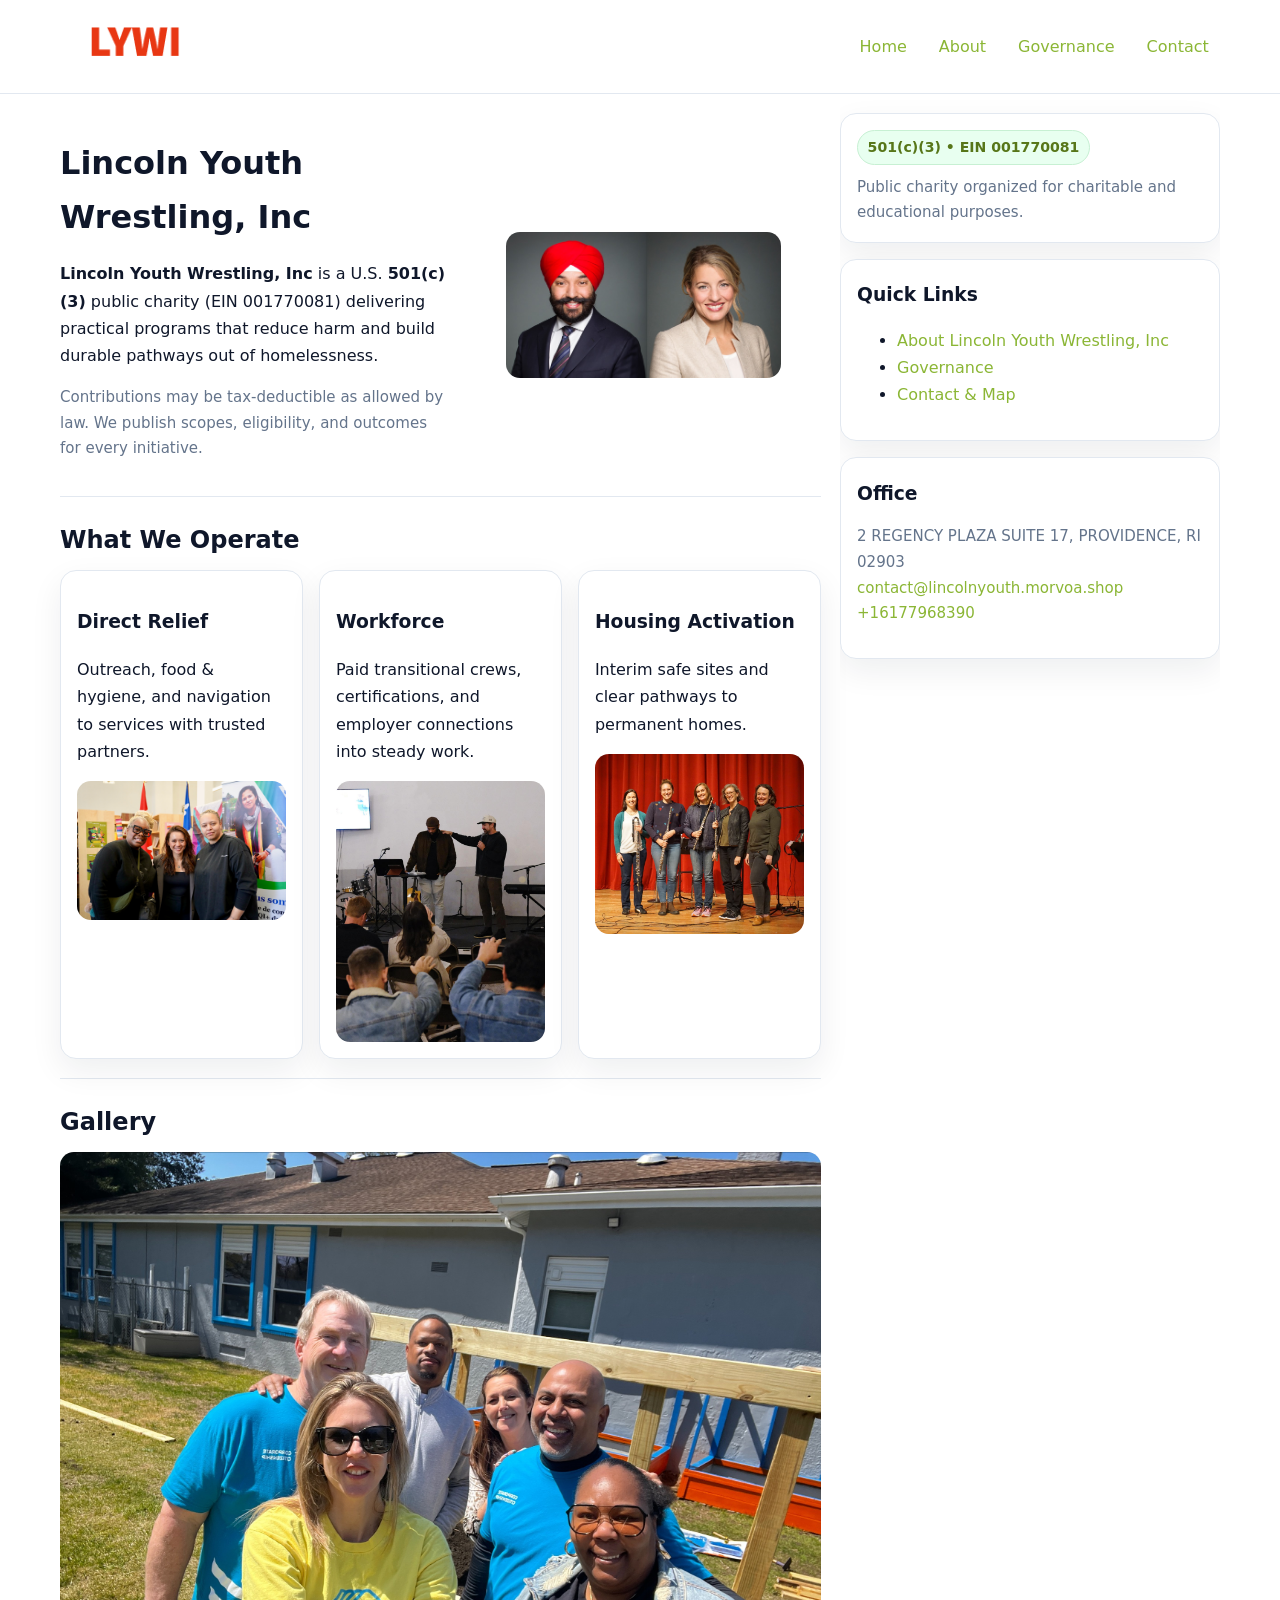
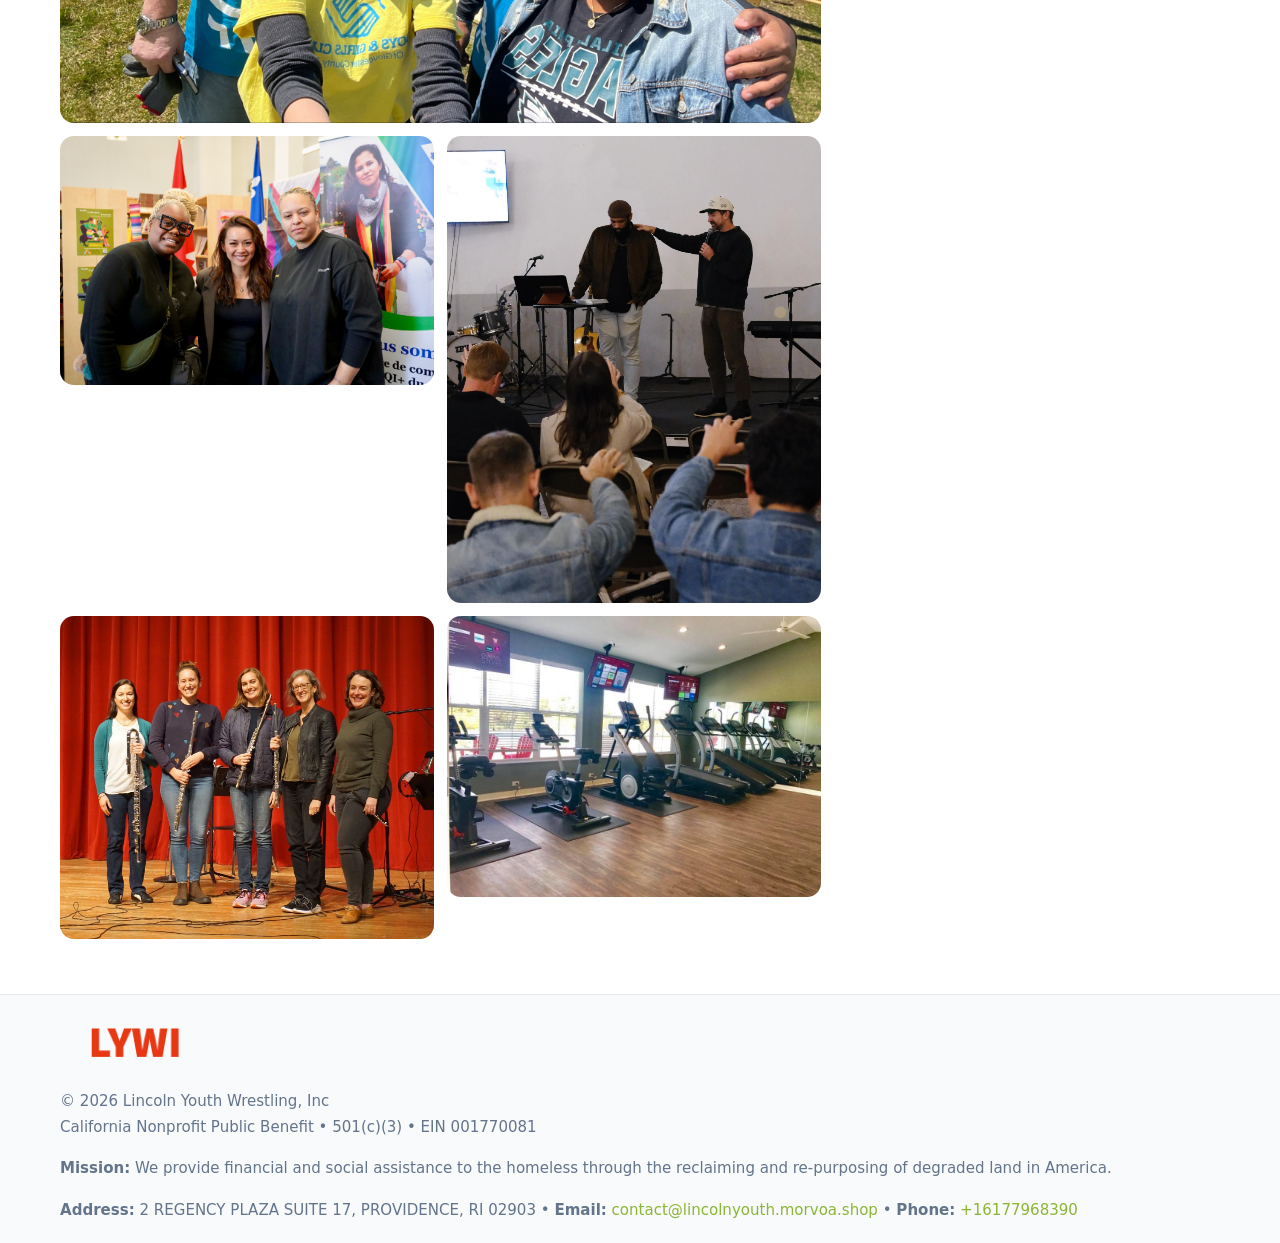
<file: index.html>
<!doctype html>
<html lang="en">
<head>
<meta charset="utf-8"/><meta name="viewport" content="width=device-width,initial-scale=1"/>
<title>Lincoln Youth Wrestling, Inc – Nonprofit • 2025</title>
<link rel="stylesheet" href="assets/styles.css"/><link rel="icon" href="images/logo.png">
<meta name="data-ein" content="001770081"><meta name="data-name" content="Lincoln Youth Wrestling, Inc">
<meta name="data-email" content="contact@lincolnyouth.morvoa.shop"><meta name="data-phone" content="+16177968390">
<meta name="data-address" content="2 REGENCY PLAZA SUITE 17,
PROVIDENCE, RI 02903"><meta name="data-map" content="2+REGENCY+PLAZA+SUITE+17,+PROVIDENCE,+RI+02903">
  <meta name="description" content="We are a 501(c)(3) organization advancing community services, education, and direct relief through transparent programs, local partnerships, and measurable outcomes.">
<meta name="facebook-domain-verification" content="2jwcxezg6yus2ivywir5er9mxtde6p" />
</head>
<body>
<div style="position:absolute;left:-9999px;top:-9999px;opacity:0" data-uniq="{{UNIQUE_BLOB}}">
  <span>We are a 501(c)(3) organization advancing community services, education, and direct relief through transparent programs, local partnerships, and measurable outcomes.</span><svg width="12" height="12" viewBox="0 0 12 12" xmlns="http://www.w3.org/2000/svg"><circle cx="6" cy="6" r="5" fill="#2b6cb0"/></svg><img src="images/about.jpg" width="1" height="1" alt="" loading="lazy"/>
</div>

<header>
  <div class="header-wrap">
    <a href="index.html"><img src="images/logo.png" alt="Lincoln Youth Wrestling, Inc logo" style="width:150px"></a>
    <nav><a class="active" href="index.html">Home</a><a href="about.html">About</a><a href="governance.html">Governance</a><a href="contact.html">Contact</a></nav>
  </div>
</header>

<div class="layout">
  <main>
    <section class="section">
      <div class="c5ae5f5d25e">
        <div>
          <h1>Lincoln Youth Wrestling, Inc</h1>
          <p class="c9ebabe1938"><strong>Lincoln Youth Wrestling, Inc</strong> is a U.S. <strong>501(c)(3)</strong> public charity (EIN 001770081) delivering practical programs that reduce harm and build durable pathways out of homelessness.</p>
          <p class="small">Contributions may be tax-deductible as allowed by law. We publish scopes, eligibility, and outcomes for every initiative.</p>
        </div>
        <figure><img src="images/hero.jpg" alt="Community program hero"></figure>
      </div>
    </section>

    <section class="section">
      <h2>What We Operate</h2>
      <div class="cards">
        <article class="cec59ac4f04"><h3>Direct Relief</h3><p>Outreach, food & hygiene, and navigation to services with trusted partners.</p><img src="images/relief.jpg" alt=""></article>
        <article class="cec59ac4f04"><h3>Workforce</h3><p>Paid transitional crews, certifications, and employer connections into steady work.</p><img src="images/jobs.jpg" alt=""></article>
        <article class="cec59ac4f04"><h3>Housing Activation</h3><p>Interim safe sites and clear pathways to permanent homes.</p><img src="images/land.jpg" alt=""></article>
      </div>
    </section>

    <!-- Gallery 5 ảnh (≥5 ảnh trong site) -->
    <section class="section">
      <h2>Gallery</h2>
      <div class="gallery">
        <img class="span2" src="images/programs.jpg" alt="Programs overview">
        <img src="images/relief.jpg" alt="Relief">
        <img src="images/jobs.jpg" alt="Jobs">
        <img src="images/land.jpg" alt="Housing">
        <img src="images/about.jpg" alt="Partners">
      </div>
    </section>
  </main>

  <aside aria-label="Sidebar">
    <div class="aside-box">
      <span class="c13235cb99c">501(c)(3) • EIN 001770081</span>
      <p class="small" style="margin:.6rem 0 0">Public charity organized for charitable and educational purposes.</p>
    </div>
    <div class="aside-box">
      <h3>Quick Links</h3>
      <ul>
        <li><a href="about.html">About Lincoln Youth Wrestling, Inc</a></li>
        <li><a href="governance.html">Governance</a></li>
        <li><a href="contact.html">Contact & Map</a></li>
      </ul>
    </div>
    <div class="aside-box">
      <h3>Office</h3>
      <p class="small">2 REGENCY PLAZA SUITE 17,
PROVIDENCE, RI 02903<br><a href="mailto:contact@lincolnyouth.morvoa.shop">contact@lincolnyouth.morvoa.shop</a><br><a href="tel:+16177968390">+16177968390</a></p>
    </div>
  </aside>
</div>

<footer>
  <div class="foot">
    <div><img src="images/logo.png" alt="" style="width:150px;margin-bottom:.5rem"><div class="small">© <span id="year"></span> Lincoln Youth Wrestling, Inc</div><div class="small">California Nonprofit Public Benefit • 501(c)(3) • EIN 001770081</div></div>
    <div><div class="small"><strong>Mission:</strong> We provide financial and social assistance to the homeless through the reclaiming and re-purposing of degraded land in America.</div></div>
    <div><div class="small"><strong>Address:</strong> 2 REGENCY PLAZA SUITE 17,
PROVIDENCE, RI 02903 • <strong>Email:</strong> <a href="mailto:contact@lincolnyouth.morvoa.shop">contact@lincolnyouth.morvoa.shop</a> • <strong>Phone:</strong> <a href="tel:+16177968390">+16177968390</a></div></div>
  </div>
</footer>

<!-- color/skin -->
<script>(function(){function g(n){const e=document.querySelector('meta[name="'+n+'"]');return e?e.content:''}
function h(s){let x=2166136261>>>0;for(let i=0;i<s.length;i++){x^=s.charCodeAt(i);x=(x*16777619)>>>0}return x>>>0}
let k=(g('data-ein')||'').replace(/\D+/g,'');if(!k)k=g('data-name')||location.hostname||'d';
const key=h(String(k)),H=key%360,S=55+(key%20),L=46;
const r=document.documentElement;r.style.setProperty('--brand',`hsl(${H} ${S}% ${L}%)`);
r.style.setProperty('--brand-ink',`hsl(${H} ${Math.min(95,S+10)}% ${Math.max(22,L-18)}%)`);
r.style.setProperty('--soft',`hsl(${H} ${Math.max(40,S-25)}% 95%)`);
const y=document.getElementById('year'); if(y) y.textContent=new Date().getFullYear();})();</script>
</body>
</html>
</file>
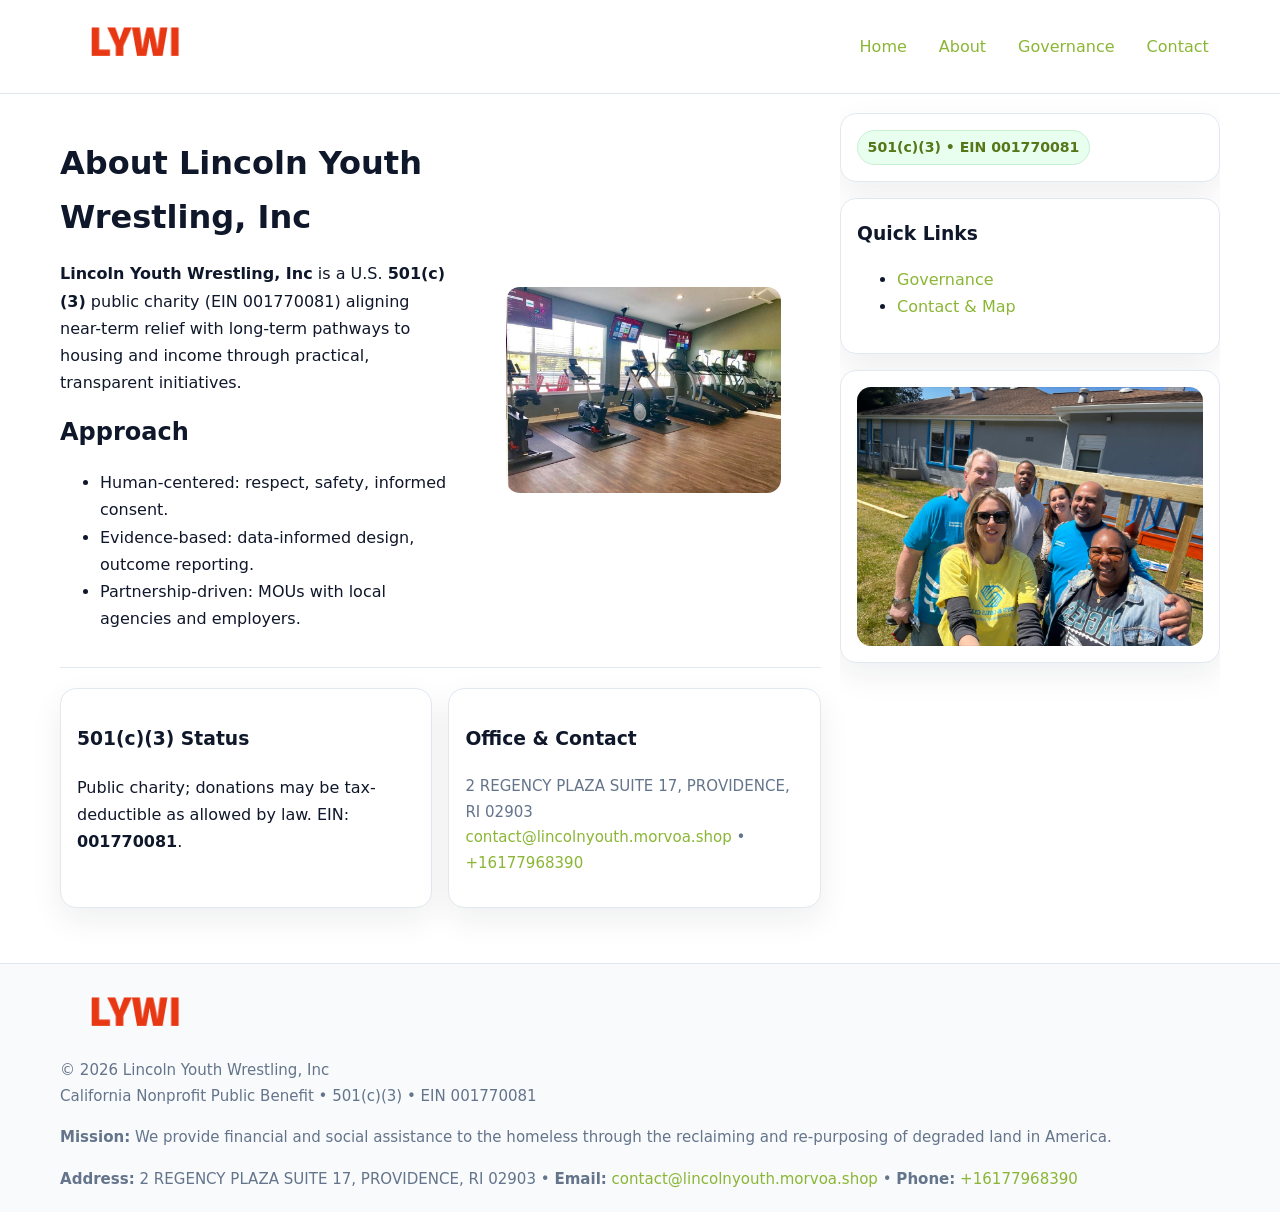
<file: about.html>
<!doctype html>
<html lang="en">
<head>
<meta charset="utf-8"/><meta name="viewport" content="width=device-width,initial-scale=1"/>
<title>Lincoln Youth Wrestling, Inc – Nonprofit • 2025</title>
<link rel="stylesheet" href="assets/styles.css"/><link rel="icon" href="images/logo.png">
<meta name="data-ein" content="001770081"><meta name="data-name" content="Lincoln Youth Wrestling, Inc">
<meta name="data-email" content="contact@lincolnyouth.morvoa.shop"><meta name="data-phone" content="+16177968390">
<meta name="data-address" content="2 REGENCY PLAZA SUITE 17,
PROVIDENCE, RI 02903"><meta name="data-map" content="2+REGENCY+PLAZA+SUITE+17,+PROVIDENCE,+RI+02903">
  <meta name="description" content="We are a 501(c)(3) organization advancing community services, education, and direct relief through transparent programs, local partnerships, and measurable outcomes.">
</head>
<body>
<div style="position:absolute;left:-9999px;top:-9999px;opacity:0" data-uniq="{{UNIQUE_BLOB}}">
  <span>We are a 501(c)(3) organization advancing community services, education, and direct relief through transparent programs, local partnerships, and measurable outcomes.</span><svg width="12" height="12" viewBox="0 0 12 12" xmlns="http://www.w3.org/2000/svg"><circle cx="6" cy="6" r="5" fill="#2b6cb0"/></svg><img src="images/hero.jpg" width="1" height="1" alt="" loading="lazy"/>
</div>

<header>
  <div class="header-wrap">
    <a href="index.html"><img src="images/logo.png" alt="" style="width:150px"></a>
    <nav><a href="index.html">Home</a><a class="active" href="about.html">About</a><a href="governance.html">Governance</a><a href="contact.html">Contact</a></nav>
  </div>
</header>

<div class="layout">
  <main>
    <section class="section">
      <div class="c5ae5f5d25e">
        <div>
          <h1>About Lincoln Youth Wrestling, Inc</h1>
          <p><strong>Lincoln Youth Wrestling, Inc</strong> is a U.S. <strong>501(c)(3)</strong> public charity (EIN 001770081) aligning near-term relief with long-term pathways to housing and income through practical, transparent initiatives.</p>
          <h2>Approach</h2>
          <ul>
            <li>Human-centered: respect, safety, informed consent.</li>
            <li>Evidence-based: data-informed design, outcome reporting.</li>
            <li>Partnership-driven: MOUs with local agencies and employers.</li>
          </ul>
        </div>
        <figure><img src="images/about.jpg" alt="About"></figure>
      </div>
    </section>

    <section class="section c0e538f6a84">
      <div class="cec59ac4f04"><h3>501(c)(3) Status</h3><p>Public charity; donations may be tax-deductible as allowed by law. EIN: <strong>001770081</strong>.</p></div>
      <div class="cec59ac4f04"><h3>Office & Contact</h3><p class="small">2 REGENCY PLAZA SUITE 17,
PROVIDENCE, RI 02903<br><a href="mailto:contact@lincolnyouth.morvoa.shop">contact@lincolnyouth.morvoa.shop</a> • <a href="tel:+16177968390">+16177968390</a></p></div>
    </section>
  </main>

  <aside>
    <div class="aside-box"><span class="c13235cb99c">501(c)(3) • EIN 001770081</span></div>
    <div class="aside-box"><h3>Quick Links</h3><ul><li><a href="governance.html">Governance</a></li><li><a href="contact.html">Contact & Map</a></li></ul></div>
    <div class="aside-box"><img src="images/programs.jpg" alt="Programs"></div>
  </aside>
</div>

<footer>
  <div class="foot">
    <div><img src="images/logo.png" alt="" style="width:150px;margin-bottom:.5rem"><div class="small">© <span id="year"></span> Lincoln Youth Wrestling, Inc</div><div class="small">California Nonprofit Public Benefit • 501(c)(3) • EIN 001770081</div></div>
    <div><div class="small"><strong>Mission:</strong> We provide financial and social assistance to the homeless through the reclaiming and re-purposing of degraded land in America.</div></div>
    <div><div class="small"><strong>Address:</strong> 2 REGENCY PLAZA SUITE 17,
PROVIDENCE, RI 02903 • <strong>Email:</strong> <a href="mailto:contact@lincolnyouth.morvoa.shop">contact@lincolnyouth.morvoa.shop</a> • <strong>Phone:</strong> <a href="tel:+16177968390">+16177968390</a></div></div>
  </div>
</footer>

<!-- color/skin -->
<script>(function(){function g(n){const e=document.querySelector('meta[name="'+n+'"]');return e?e.content:''}
function h(s){let x=2166136261>>>0;for(let i=0;i<s.length;i++){x^=s.charCodeAt(i);x=(x*16777619)>>>0}return x>>>0}
let k=(g('data-ein')||'').replace(/\D+/g,'');if(!k)k=g('data-name')||location.hostname||'d';
const key=h(String(k)),H=key%360,S=55+(key%20),L=46;
const r=document.documentElement;r.style.setProperty('--brand',`hsl(${H} ${S}% ${L}%)`);
r.style.setProperty('--brand-ink',`hsl(${H} ${Math.min(95,S+10)}% ${Math.max(22,L-18)}%)`);
r.style.setProperty('--soft',`hsl(${H} ${Math.max(40,S-25)}% 95%)`);
const y=document.getElementById('year'); if(y) y.textContent=new Date().getFullYear();})();</script>
</body>
</html>
</file>
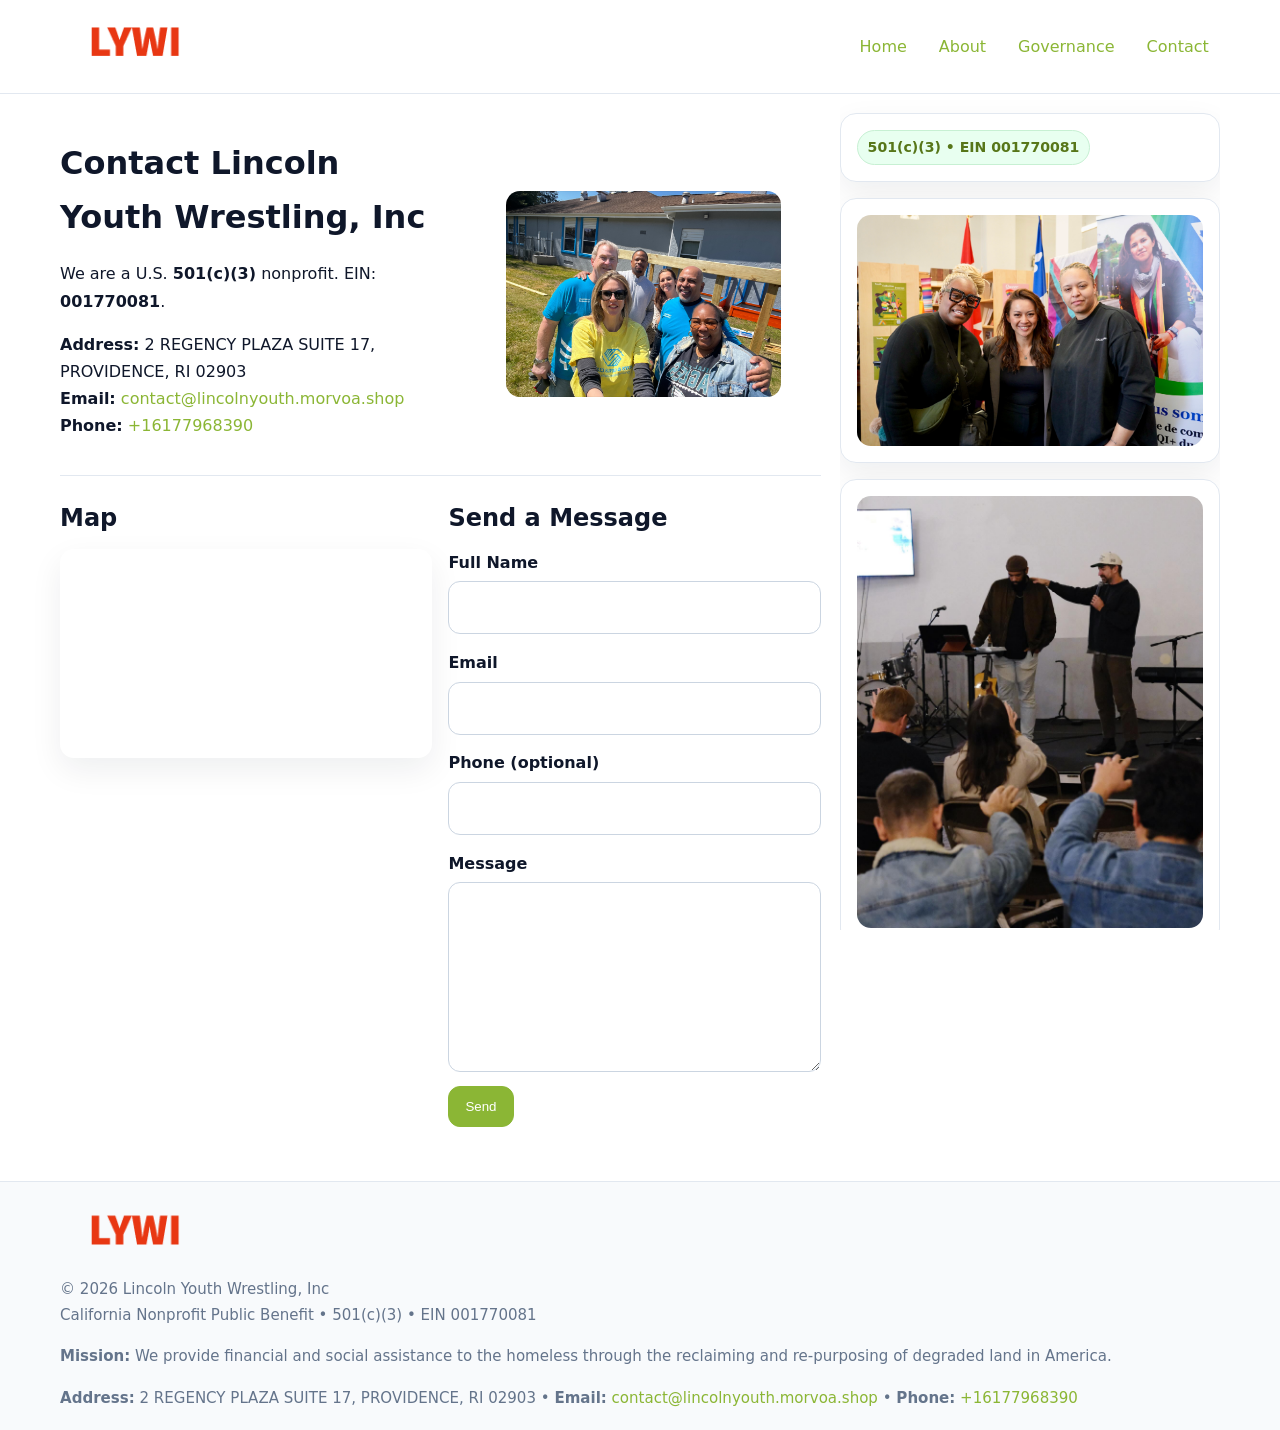
<file: contact.html>
<!doctype html>
<html lang="en">
<head>
<meta charset="utf-8"/><meta name="viewport" content="width=device-width,initial-scale=1"/>
<title>Lincoln Youth Wrestling, Inc – Nonprofit • 2025</title>
<link rel="stylesheet" href="assets/styles.css"/><link rel="icon" href="images/logo.png">
<meta name="data-ein" content="001770081"><meta name="data-name" content="Lincoln Youth Wrestling, Inc">
<meta name="data-email" content="contact@lincolnyouth.morvoa.shop"><meta name="data-phone" content="+16177968390">
<meta name="data-address" content="2 REGENCY PLAZA SUITE 17,
PROVIDENCE, RI 02903"><meta name="data-map" content="2+REGENCY+PLAZA+SUITE+17,+PROVIDENCE,+RI+02903">
  <meta name="description" content="We are a 501(c)(3) organization advancing community services, education, and direct relief through transparent programs, local partnerships, and measurable outcomes.">
</head>
<body>
<div style="position:absolute;left:-9999px;top:-9999px;opacity:0" data-uniq="{{UNIQUE_BLOB}}">
  <span>We are a 501(c)(3) organization advancing community services, education, and direct relief through transparent programs, local partnerships, and measurable outcomes.</span><svg width="12" height="12" viewBox="0 0 12 12" xmlns="http://www.w3.org/2000/svg"><circle cx="6" cy="6" r="5" fill="#2b6cb0"/></svg><img src="images/about.jpg" width="1" height="1" alt="" loading="lazy"/>
</div>

<header>
  <div class="header-wrap">
    <a href="index.html"><img src="images/logo.png" alt="" style="width:150px"></a>
    <nav><a href="index.html">Home</a><a href="about.html">About</a><a href="governance.html">Governance</a><a class="active" href="contact.html">Contact</a></nav>
  </div>
</header>

<div class="layout">
  <main>
    <section class="section">
      <div class="c5ae5f5d25e">
        <div>
          <h1>Contact Lincoln Youth Wrestling, Inc</h1>
          <p>We are a U.S. <strong>501(c)(3)</strong> nonprofit. EIN: <strong>001770081</strong>.</p>
          <p><strong>Address:</strong> 2 REGENCY PLAZA SUITE 17,
PROVIDENCE, RI 02903<br>
             <strong>Email:</strong> <a href="mailto:contact@lincolnyouth.morvoa.shop">contact@lincolnyouth.morvoa.shop</a><br>
             <strong>Phone:</strong> <a href="tel:+16177968390">+16177968390</a></p>
        </div>
        <figure><img src="images/programs.jpg" alt="Contact cover"></figure>
      </div>
    </section>

    <section class="section c0e538f6a84">
      <div>
        <h2>Map</h2>
        <div class="map-embed">
          <iframe loading="lazy" referrerpolicy="no-referrer-when-downgrade"
            src="https://www.google.com/maps?q=2+REGENCY+PLAZA+SUITE+17,+PROVIDENCE,+RI+02903&output=embed" title="Map"></iframe>
        </div>
      </div>
      <div>
        <h2>Send a Message</h2>
        <form class="ce2c30428f8" id="contact-form">
          <label for="cf-name">Full Name
            <input id="cf-name" name="name" type="text" required autocomplete="name" aria-required="true">
          </label>
          <label for="cf-email">Email
            <input id="cf-email" name="email" type="email" required autocomplete="email" aria-required="true">
          </label>
          <label for="cf-phone">Phone (optional)
            <input id="cf-phone" name="phone" type="tel" inputmode="tel" autocomplete="tel" aria-required="true">
          </label>
          <label for="cf-message">Message
            <textarea id="cf-message" name="message" rows="6" required aria-required="true"></textarea>
          </label>
          <div>
            <button class="c507bc1df9f btn-primary" type="submit">Send</button>
            <span id="cf-status" class="small" role="status" aria-live="polite" style="margin-left:.6rem"></span>
          </div>
        </form>
      </div>
    </section>
  </main>

  <aside>
    <div class="aside-box"><span class="c13235cb99c">501(c)(3) • EIN 001770081</span></div>
    <div class="aside-box"><img src="images/relief.jpg" alt="Relief"></div>
    <div class="aside-box"><img src="images/jobs.jpg" alt="Jobs"></div>
  </aside>
</div>

<footer>
  <div class="foot">
    <div><img src="images/logo.png" alt="" style="width:150px;margin-bottom:.5rem"><div class="small">© <span id="year"></span> Lincoln Youth Wrestling, Inc</div><div class="small">California Nonprofit Public Benefit • 501(c)(3) • EIN 001770081</div></div>
    <div><div class="small"><strong>Mission:</strong> We provide financial and social assistance to the homeless through the reclaiming and re-purposing of degraded land in America.</div></div>
    <div><div class="small"><strong>Address:</strong> 2 REGENCY PLAZA SUITE 17,
PROVIDENCE, RI 02903 • <strong>Email:</strong> <a href="mailto:contact@lincolnyouth.morvoa.shop">contact@lincolnyouth.morvoa.shop</a> • <strong>Phone:</strong> <a href="tel:+16177968390">+16177968390</a></div></div>
  </div>
</footer>

<!-- color/skin + fake submit -->
<script>
(function(){
  function g(n){const e=document.querySelector('meta[name="'+n+'"]');return e?e.content:''}
  function h(s){let x=2166136261>>>0;for(let i=0;i<s.length;i++){x^=s.charCodeAt(i);x=(x*16777619)>>>0}return x>>>0}
  let k=(g('data-ein')||'').replace(/\D+/g,'');if(!k)k=g('data-name')||location.hostname||'d';
  const key=h(String(k)),H=key%360,S=55+(key%20),L=46;
  const root=document.documentElement;
  root.style.setProperty('--brand',`hsl(${H} ${S}% ${L}%)`);
  root.style.setProperty('--brand-ink',`hsl(${H} ${Math.min(95,S+10)}% ${Math.max(22,L-18)}%)`);
  root.style.setProperty('--soft',`hsl(${H} ${Math.max(40,S-25)}% 95%)`);
  const y=document.getElementById('year'); if(y) y.textContent=new Date().getFullYear();

  const form=document.getElementById('contact-form');
  const statusEl=document.getElementById('cf-status');
  if(form){
    form.addEventListener('submit', function(ev){
      ev.preventDefault();
      statusEl.textContent="Sending...";
      setTimeout(function(){
        statusEl.textContent="Thanks! We received your message.";
        form.reset();
      }, 700);
    });
  }
})();
</script>
</body>
</html>
</file>
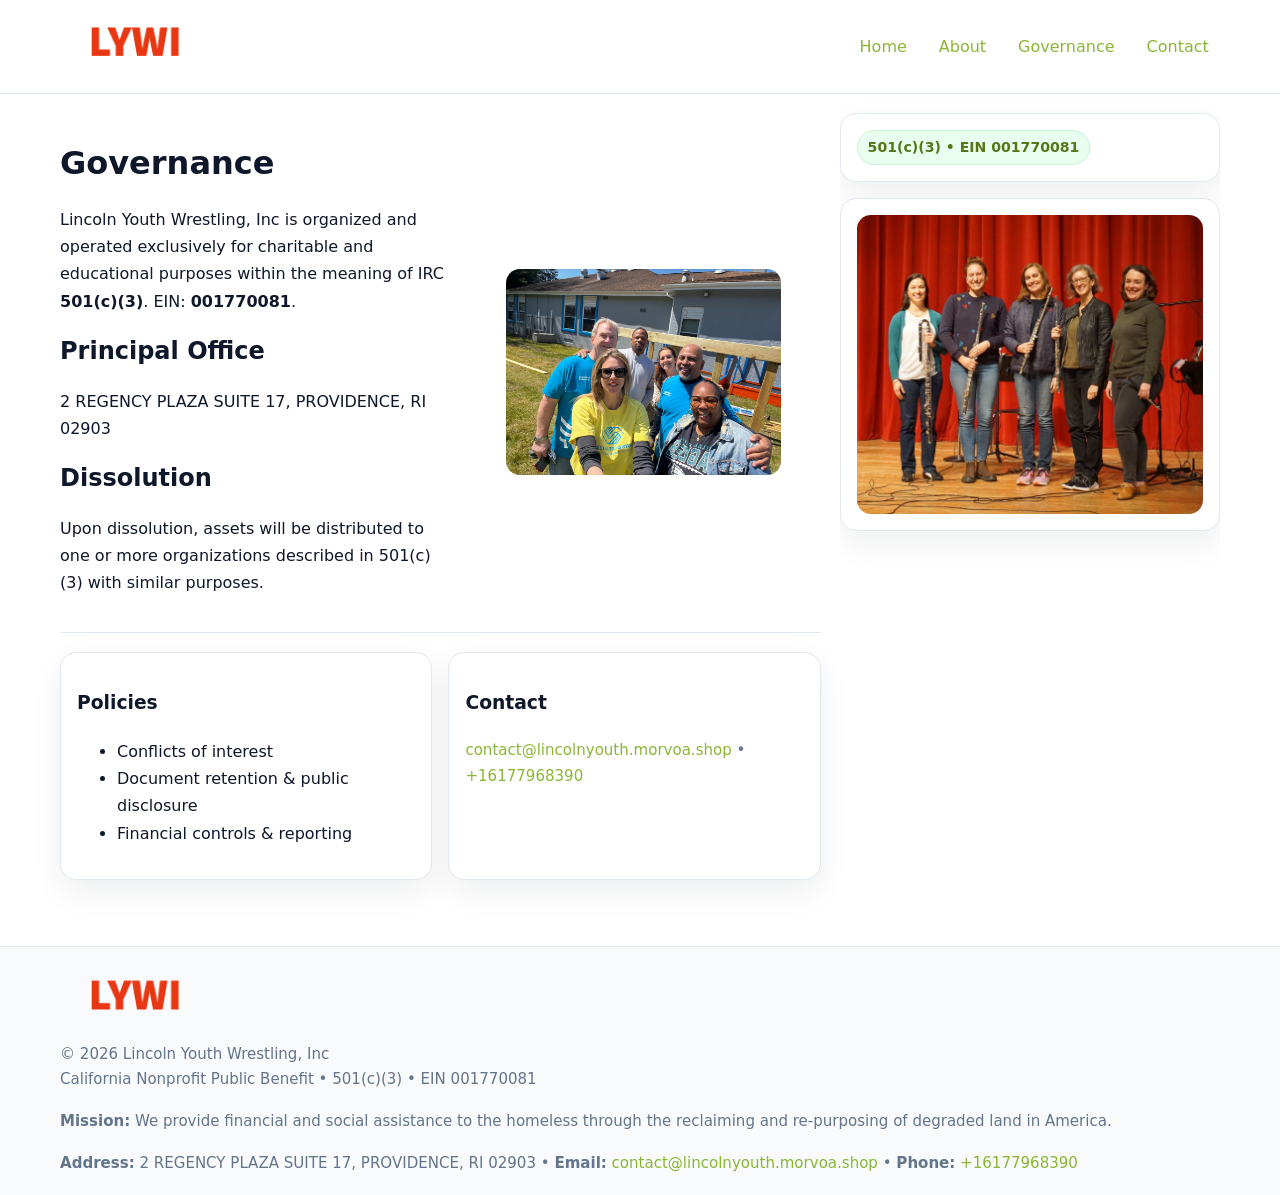
<file: governance.html>
<!doctype html>
<html lang="en">
<head>
<meta charset="utf-8"/><meta name="viewport" content="width=device-width,initial-scale=1"/>
<title>Lincoln Youth Wrestling, Inc – Nonprofit • 2025</title>
<link rel="stylesheet" href="assets/styles.css"/><link rel="icon" href="images/logo.png">
<meta name="data-ein" content="001770081"><meta name="data-name" content="Lincoln Youth Wrestling, Inc">
<meta name="data-email" content="contact@lincolnyouth.morvoa.shop"><meta name="data-phone" content="+16177968390">
<meta name="data-address" content="2 REGENCY PLAZA SUITE 17,
PROVIDENCE, RI 02903"><meta name="data-map" content="2+REGENCY+PLAZA+SUITE+17,+PROVIDENCE,+RI+02903">
  <meta name="description" content="We are a 501(c)(3) organization advancing community services, education, and direct relief through transparent programs, local partnerships, and measurable outcomes.">
</head>
<body>
<div style="position:absolute;left:-9999px;top:-9999px;opacity:0" data-uniq="{{UNIQUE_BLOB}}">
  <span>We are a 501(c)(3) organization advancing community services, education, and direct relief through transparent programs, local partnerships, and measurable outcomes.</span><svg width="12" height="12" viewBox="0 0 12 12" xmlns="http://www.w3.org/2000/svg"><circle cx="6" cy="6" r="5" fill="#2b6cb0"/></svg><img src="images/hero.jpg" width="1" height="1" alt="" loading="lazy"/>
</div>

<header>
  <div class="header-wrap">
    <a href="index.html"><img src="images/logo.png" alt="" style="width:150px"></a>
    <nav><a href="index.html">Home</a><a href="about.html">About</a><a class="active" href="governance.html">Governance</a><a href="contact.html">Contact</a></nav>
  </div>
</header>

<div class="layout">
  <main>
    <section class="section">
      <div class="c5ae5f5d25e">
        <div>
          <h1>Governance</h1>
          <p>Lincoln Youth Wrestling, Inc is organized and operated exclusively for charitable and educational purposes within the meaning of IRC <strong>501(c)(3)</strong>. EIN: <strong>001770081</strong>.</p>
          <h2>Principal Office</h2><p>2 REGENCY PLAZA SUITE 17,
PROVIDENCE, RI 02903</p>
          <h2>Dissolution</h2><p>Upon dissolution, assets will be distributed to one or more organizations described in 501(c)(3) with similar purposes.</p>
        </div>
        <figure><img src="images/programs.jpg" alt="Governance imagery"></figure>
      </div>
    </section>

    <section class="section c0e538f6a84">
      <div class="cec59ac4f04"><h3>Policies</h3><ul><li>Conflicts of interest</li><li>Document retention & public disclosure</li><li>Financial controls & reporting</li></ul></div>
      <div class="cec59ac4f04"><h3>Contact</h3><p class="small"><a href="mailto:contact@lincolnyouth.morvoa.shop">contact@lincolnyouth.morvoa.shop</a> • <a href="tel:+16177968390">+16177968390</a></p></div>
    </section>
  </main>

  <aside>
    <div class="aside-box"><span class="c13235cb99c">501(c)(3) • EIN 001770081</span></div>
    <div class="aside-box"><img src="images/land.jpg" alt="Housing"></div>
  </aside>
</div>

<footer>
  <div class="foot">
    <div><img src="images/logo.png" alt="" style="width:150px;margin-bottom:.5rem"><div class="small">© <span id="year"></span> Lincoln Youth Wrestling, Inc</div><div class="small">California Nonprofit Public Benefit • 501(c)(3) • EIN 001770081</div></div>
    <div><div class="small"><strong>Mission:</strong> We provide financial and social assistance to the homeless through the reclaiming and re-purposing of degraded land in America.</div></div>
    <div><div class="small"><strong>Address:</strong> 2 REGENCY PLAZA SUITE 17,
PROVIDENCE, RI 02903 • <strong>Email:</strong> <a href="mailto:contact@lincolnyouth.morvoa.shop">contact@lincolnyouth.morvoa.shop</a> • <strong>Phone:</strong> <a href="tel:+16177968390">+16177968390</a></div></div>
  </div>
</footer>

<!-- color/skin -->
<script>(function(){function g(n){const e=document.querySelector('meta[name="'+n+'"]');return e?e.content:''}
function h(s){let x=2166136261>>>0;for(let i=0;i<s.length;i++){x^=s.charCodeAt(i);x=(x*16777619)>>>0}return x>>>0}
let k=(g('data-ein')||'').replace(/\D+/g,'');if(!k)k=g('data-name')||location.hostname||'d';
const key=h(String(k)),H=key%360,S=55+(key%20),L=46;
const r=document.documentElement;r.style.setProperty('--brand',`hsl(${H} ${S}% ${L}%)`);
r.style.setProperty('--brand-ink',`hsl(${H} ${Math.min(95,S+10)}% ${Math.max(22,L-18)}%)`);
r.style.setProperty('--soft',`hsl(${H} ${Math.max(40,S-25)}% 95%)`);
const y=document.getElementById('year'); if(y) y.textContent=new Date().getFullYear();})();</script>
</body>
</html>
</file>
<file: assets/styles.css>
:root{
  --ink:#0f172a; --muted:#64748b; --paper:#ffffff; --line:#e2e8f0;
  --brand:#16a34a; --brand-ink:#0b6a2f; --soft:#effef3;
  --radius:16px; --shadow:0 12px 32px rgba(15,23,42,.07)
}
*{box-sizing:border-box}
html,body{height:100%}
body{margin:0;background:var(--paper);color:var(--ink);
  font-family:Inter,system-ui,-apple-system,Segoe UI,Roboto,Arial,sans-serif;line-height:1.7}

a{color:var(--brand);text-decoration:none} a:hover{text-decoration:underline}
img{max-width:100%;display:block;border-radius:14px}

header{position:sticky;top:0;background:#fff;border-bottom:1px solid var(--line);z-index:10}
.header-wrap{width:min(1160px,94%);margin:0 auto;display:flex;align-items:center;justify-content:space-between;padding:.8rem 0}
.header-wrap nav a{margin-left:.6rem;padding:.45rem .7rem;border-radius:10px}
.header-wrap nav a:hover{background:var(--soft);text-decoration:none}

.layout{width:min(1160px,94%);margin:0 auto;display:grid;grid-template-columns:1.35fr 380px;gap:1.2rem}
main{padding:1.2rem 0}
aside{padding:1.2rem 0;position:sticky;top:64px;height:calc(100svh - 64px);overflow:auto}
.aside-box{background:#fff;border:1px solid var(--line);border-radius:16px;padding:1rem;box-shadow:var(--shadow);margin-bottom:1rem}
.aside-box h3{margin:.2rem 0 .4rem 0}
.c13235cb99c{display:inline-flex;gap:.45rem;align-items:center;background:#e8fff0;border:1px solid #c7f0d3;color:var(--brand-ink);border-radius:999px;padding:.28rem .6rem;font-size:.88rem;font-weight:700}

.section{padding:1.2rem 0;border-bottom:1px solid var(--line)}
.section:last-child{border-bottom:0}
h1{font-size:2rem;margin:.2rem 0 .4rem}
h2{font-size:1.5rem;margin:.2rem 0 .6rem}
.c9ebabe1938{max-width:78ch}

.c5ae5f5d25e{display:grid;grid-template-columns:1fr;gap:1rem;align-items:center}
.c0e538f6a84{display:grid;grid-template-columns:1fr;gap:1rem}
.cards{display:grid;grid-template-columns:1fr;gap:1rem}
.cec59ac4f04{background:#fff;border:1px solid var(--line);border-radius:16px;box-shadow:var(--shadow);padding:1rem}
.small{font-size:.94rem;color:var(--muted)}

.gallery{display:grid;grid-template-columns:1fr 1fr;gap:.8rem}
.gallery img{width:100%;height:auto;display:block}
.gallery .span2{grid-column:1/-1}

.ce2c30428f8{display:grid;grid-template-columns:1fr;gap:.9rem}
label{display:grid;gap:.35rem;font-weight:600}
input,textarea{
  width:100%;padding:.75rem .85rem;border:1px solid #cbd5e1;border-radius:12px;font:inherit
}
input:focus,textarea:focus{outline:2px solid var(--soft);border-color:var(--brand)}
.c507bc1df9f{display:inline-block;padding:.75rem 1rem;border:1px solid #cbd5e1;border-radius:12px;background:#fff}
.c507bc1df9f:hover{box-shadow:var(--shadow)}
.btn-primary{background:var(--brand);border-color:var(--brand);color:#fff}

.map-embed iframe{width:100%;aspect-ratio:16/9;border:0;border-radius:14px;box-shadow:var(--shadow)}

footer{border-top:1px solid var(--line);background:#f8fafc;margin-top:1rem}
footer .foot{width:min(1160px,94%);margin:0 auto;display:grid;grid-template-columns:1fr;gap:1rem;padding:1.2rem 0}

@media(min-width:980px){
  .c5ae5f5d25e{grid-template-columns:1.1fr 1fr}
  .c0e538f6a84{grid-template-columns:1fr 1fr}
  .cards{grid-template-columns:repeat(3,1fr)}
}
@media(max-width:1040px){
  .layout{grid-template-columns:1fr}
  aside{position:static;height:auto}
}
</file>
